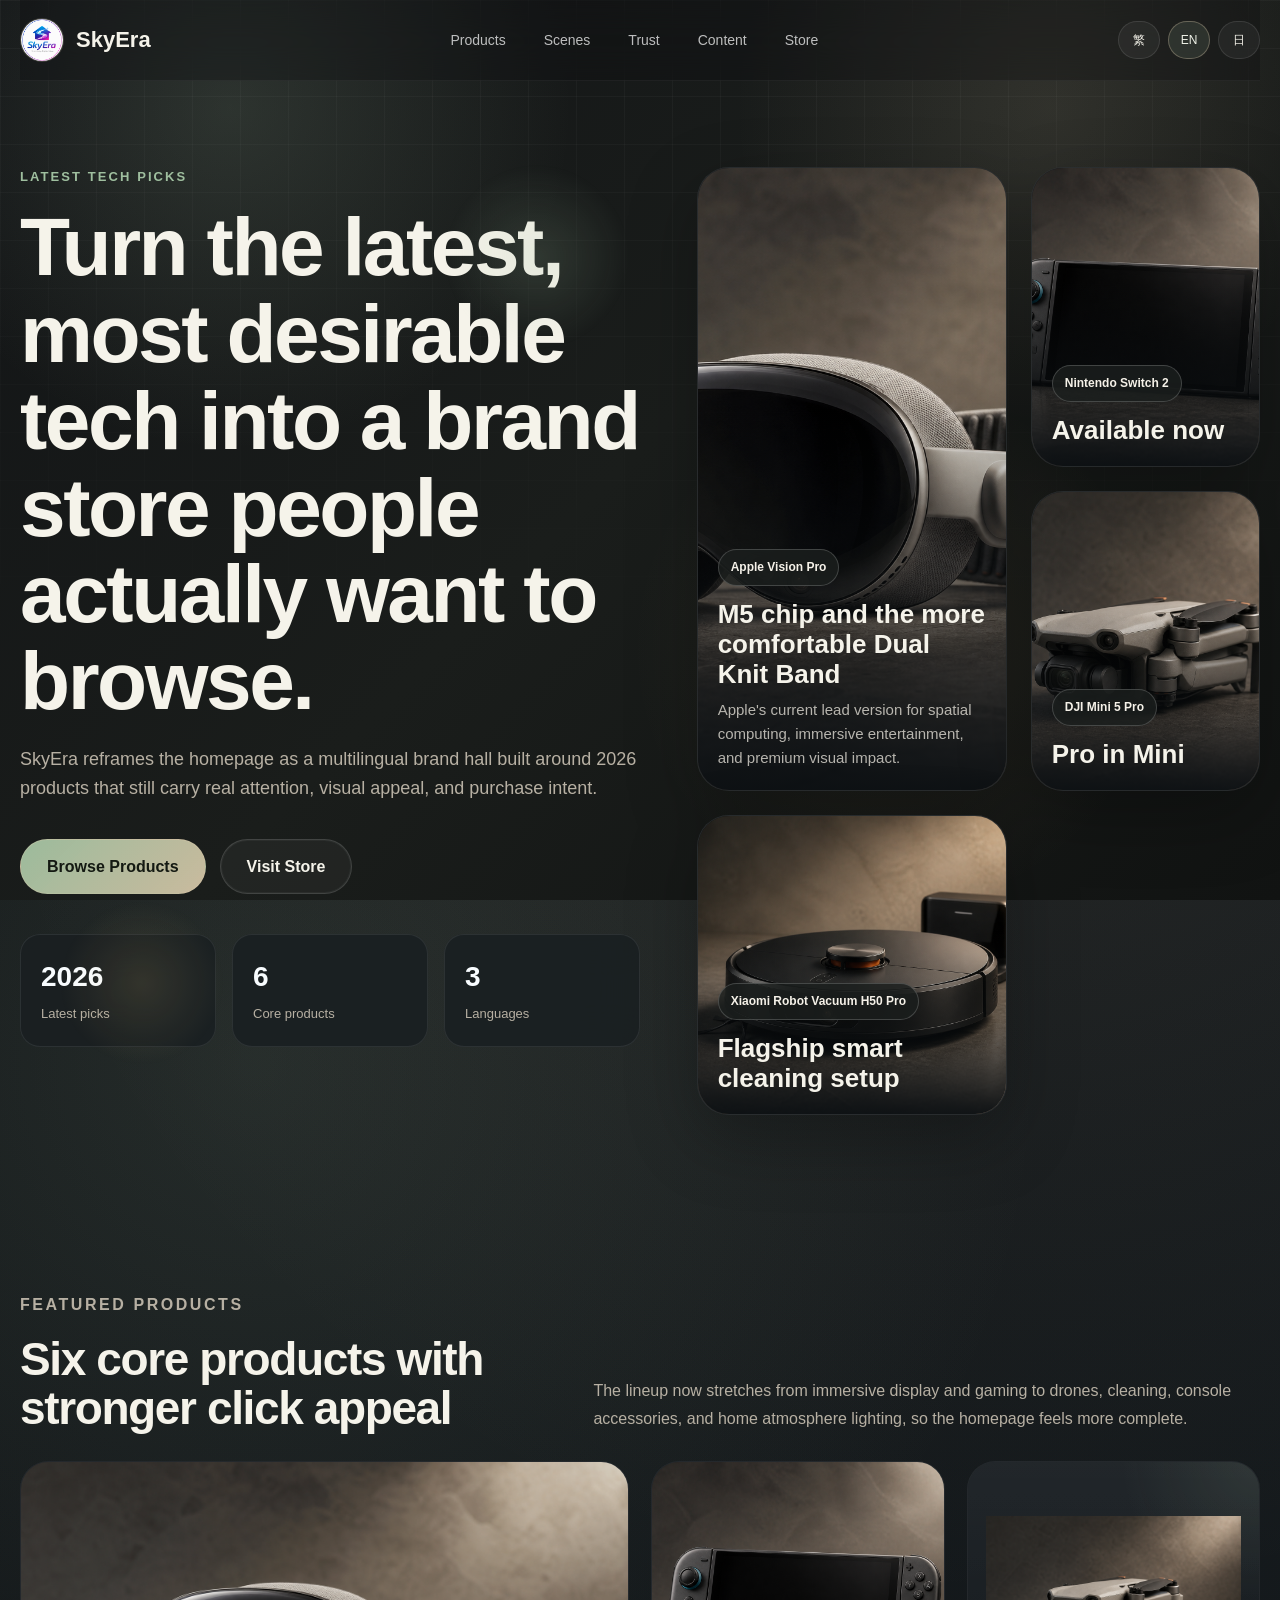
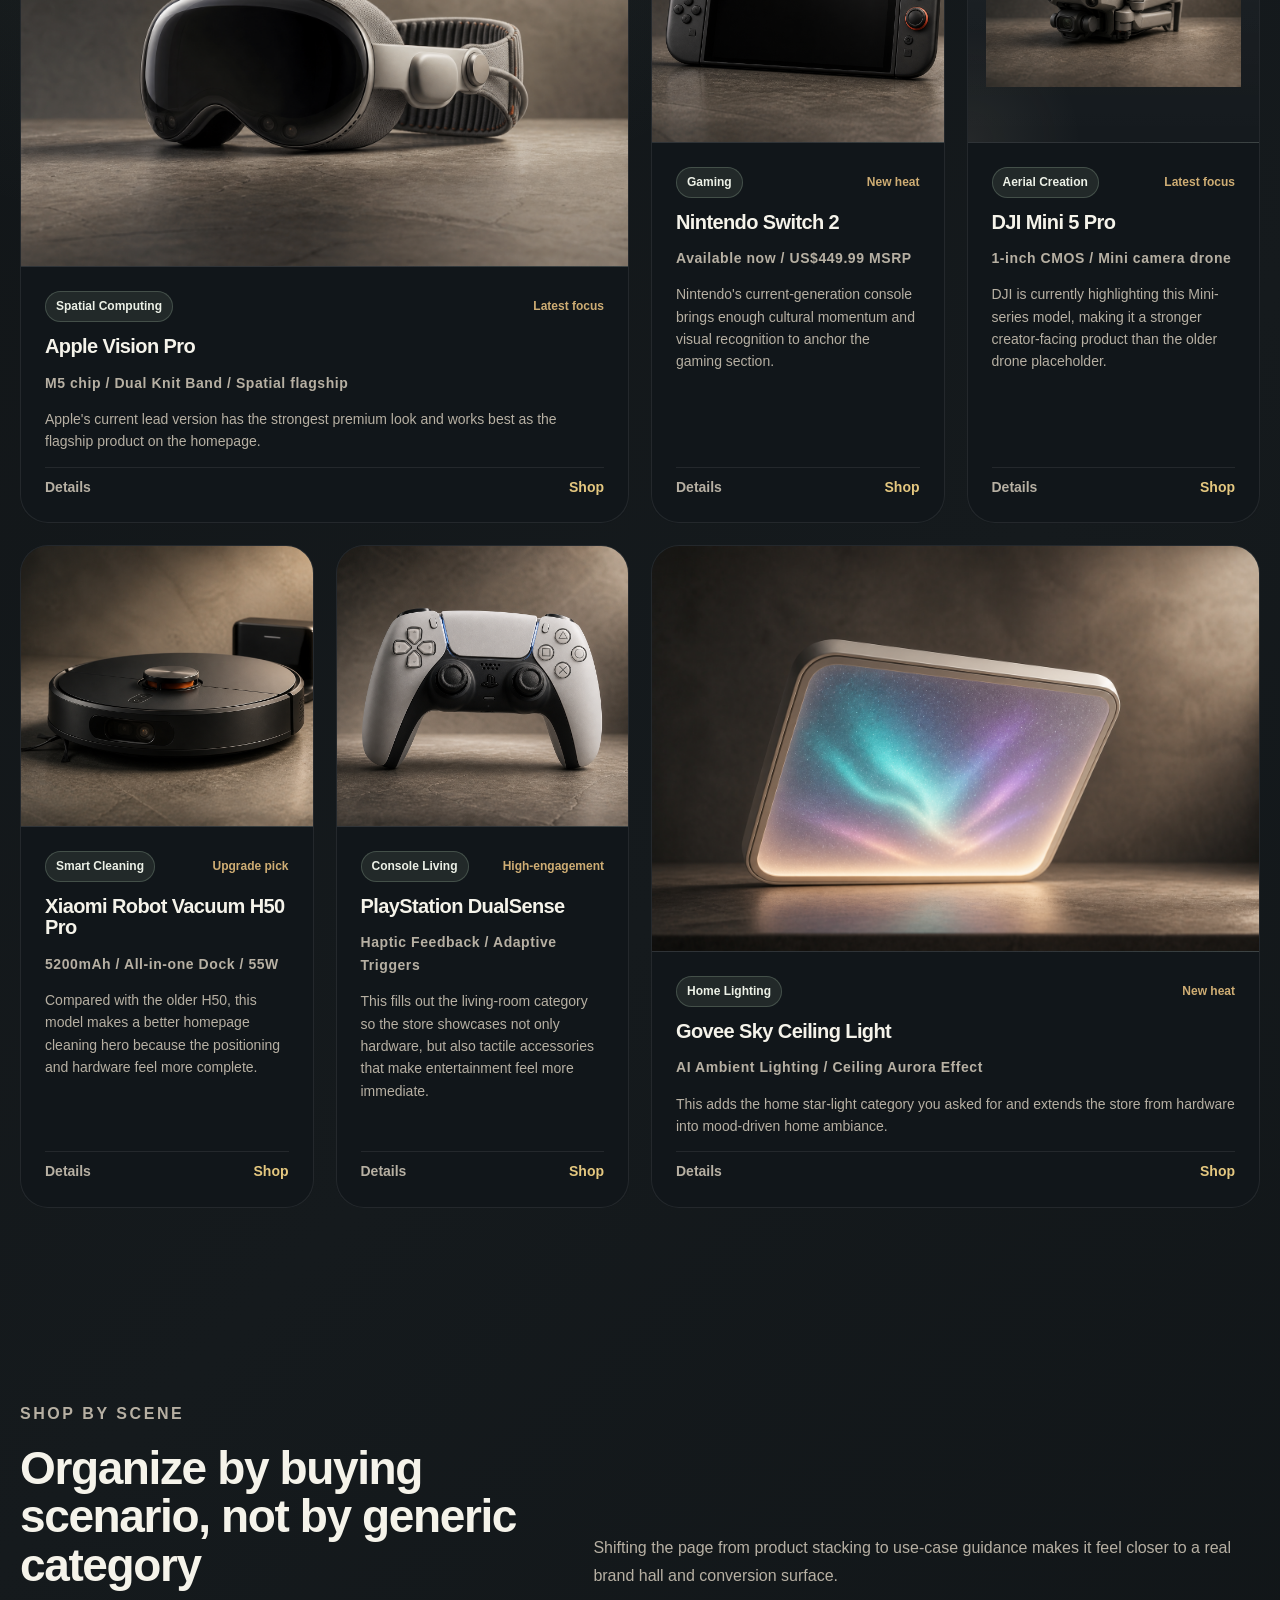
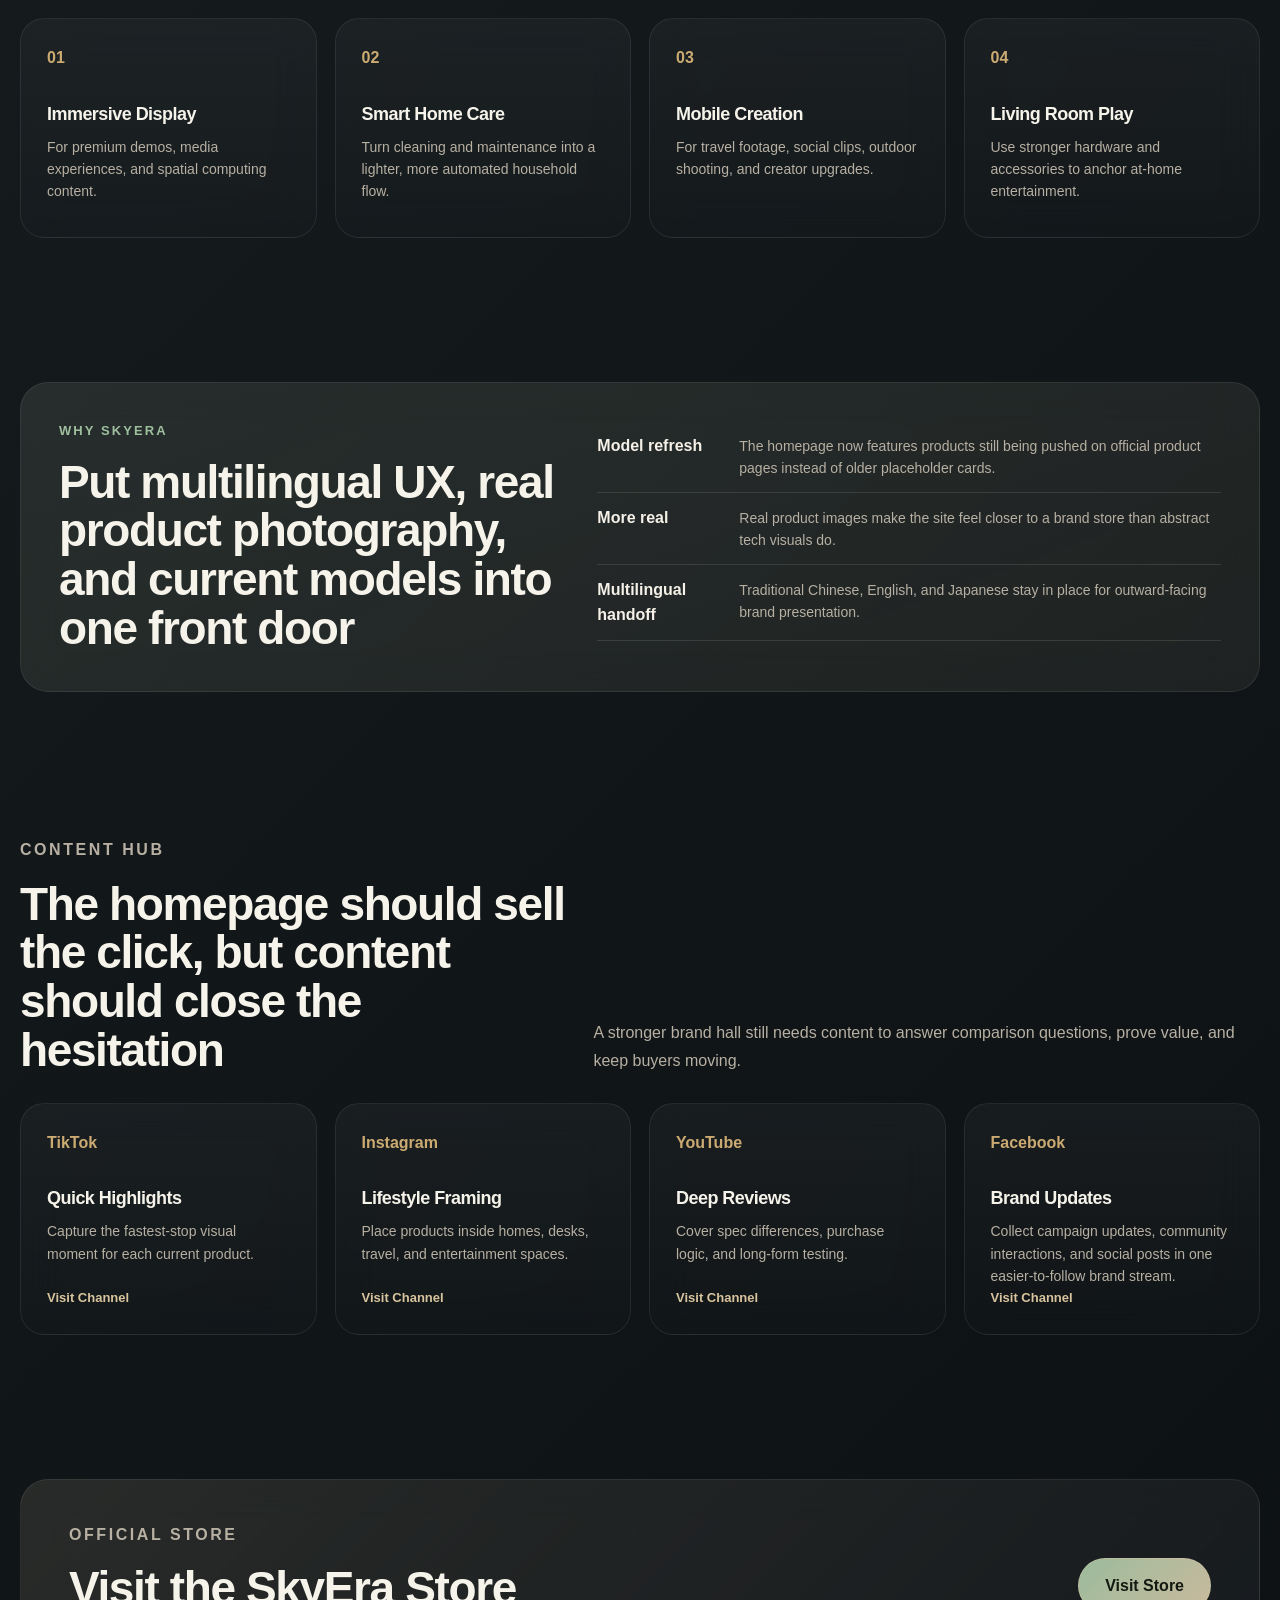
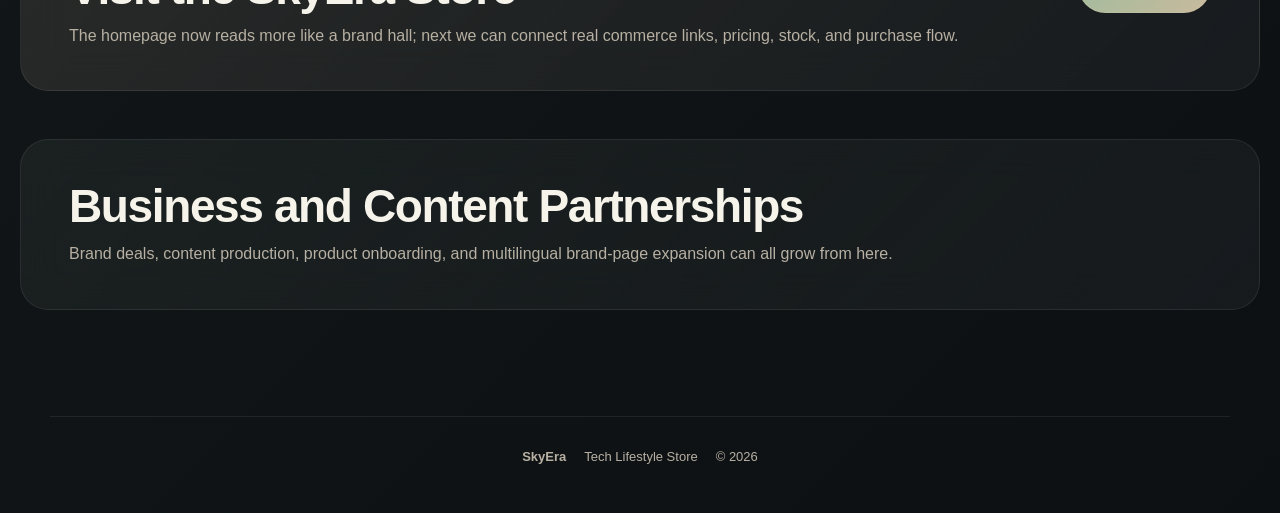
<file: index.html>
<!DOCTYPE html>
<html lang="zh-Hant">
<head>
  <meta charset="UTF-8" />
  <meta name="viewport" content="width=device-width, initial-scale=1" />
  <title>SkyEra | Tech Lifestyle Store</title>
  <meta name="description" content="SkyEra 精選當下話題度與購買意願都高的科技產品，從空間運算、遊戲、航拍到智慧清潔，打造更像品牌館的多語言科技選品官網。" />
  <link rel="canonical" href="https://skyerashop.com/" />
  <meta property="og:title" content="SkyEra | Tech Lifestyle Store" />
  <meta property="og:description" content="SkyEra 精選當下話題度與購買意願都高的科技產品，從空間運算、遊戲、航拍到智慧清潔，打造更像品牌館的多語言科技選品官網。" />
  <meta property="og:url" content="https://skyerashop.com/" />
  <meta property="og:type" content="website" />
  <link rel="stylesheet" href="assets/css/style.css" />
</head>
<body>
  <div class="bg-hero" aria-hidden="true"></div>

  <header class="site-header">
    <a class="logo" href="#home" aria-label="SkyEra">
      <img class="logo-icon" src="assets/images/logo/skyerashop-logo.png" alt="SkyEra logo" />
      <span class="logo-wordmark">SkyEra</span>
    </a>

    <button class="mobile-menu-btn" type="button" aria-label="Open navigation" aria-expanded="false">
      <span></span>
      <span></span>
      <span></span>
    </button>

    <nav aria-label="Primary navigation">
      <a href="#featured" data-i18n="nav_products">產品</a>
      <a href="#scenes" data-i18n="nav_scenes">場景</a>
      <a href="#trust" data-i18n="nav_trust">保障</a>
      <a href="#videos" data-i18n="nav_videos">內容</a>
      <a href="#store" data-i18n="nav_store">品牌館</a>
    </nav>

    <div class="lang-switch" aria-label="Language switcher">
      <button type="button" data-lang="tw" class="active">繁</button>
      <button type="button" data-lang="en">EN</button>
      <button type="button" data-lang="jp">日</button>
    </div>
  </header>

  <main>
    <section id="home" class="hero-section hero-section-rich">
      <div class="hero-copy">
        <p class="eyebrow" data-i18n="hero_eyebrow">Latest Tech Picks</p>
        <h1 data-i18n="hero_title">把最新、最想買的科技產品，整理成一個更好逛的品牌館。</h1>
        <p class="hero-subtitle" data-i18n="hero_subtitle">
          SkyEra 以多語言品牌館的方式整理 2026 年仍有話題、畫面感和購買意圖的科技產品，讓用戶從第一屏就看見真正想點進去的東西。
        </p>
        <div class="hero-actions">
          <a href="#featured" class="btn" data-i18n="hero_cta_primary">瀏覽主打產品</a>
          <a href="#store" class="btn btn-outline" data-i18n="hero_cta_secondary">進入品牌館</a>
        </div>
        <div class="hero-metrics" aria-label="SkyEra highlights">
          <div>
            <strong>2026</strong>
            <span data-i18n="metric_products">最新選品</span>
          </div>
          <div>
            <strong>6</strong>
            <span data-i18n="metric_channels">核心產品</span>
          </div>
          <div>
            <strong>3</strong>
            <span data-i18n="metric_browse">語言版本</span>
          </div>
        </div>
      </div>

      <div class="feature-stage" aria-label="Featured technology products">
        <article class="feature-panel feature-panel-large">
          <img src="assets/images/products/vision-pro-hero.png" alt="Apple Vision Pro image" />
          <div class="feature-panel-copy">
            <span class="feature-kicker">Apple Vision Pro</span>
            <strong data-i18n="hero_feature_1_title">M5 晶片與更舒適的 Dual Knit Band</strong>
            <p data-i18n="hero_feature_1_desc">Apple 現行主推版本，兼顧沉浸娛樂、空間運算與高端展示感。</p>
          </div>
        </article>

        <article class="feature-panel">
          <img src="assets/images/products/switch2-hero.png" alt="Nintendo Switch 2 image" />
          <div class="feature-panel-copy">
            <span class="feature-kicker">Nintendo Switch 2</span>
            <strong data-i18n="hero_feature_2_title">Available now</strong>
          </div>
        </article>

        <article class="feature-panel">
          <img src="assets/images/products/mini4pro-hero.png" alt="DJI Mini image" />
          <div class="feature-panel-copy">
            <span class="feature-kicker">DJI Mini 5 Pro</span>
            <strong data-i18n="hero_feature_3_title">Pro in Mini</strong>
          </div>
        </article>

        <article class="feature-panel">
          <img src="assets/images/products/h50-hero.png" alt="Xiaomi Robot Vacuum image" />
          <div class="feature-panel-copy">
            <span class="feature-kicker">Xiaomi Robot Vacuum H50 Pro</span>
            <strong data-i18n="hero_feature_4_title">全能型智慧清潔旗艦</strong>
          </div>
        </article>
      </div>
    </section>

    <section id="featured" class="section-block">
      <div class="section-heading">
        <div>
          <p class="eyebrow" data-i18n="featured_eyebrow">Featured Products</p>
          <h2 data-i18n="featured_title">現在最有點擊欲望的六個核心產品</h2>
        </div>
        <p data-i18n="featured_desc">核心產品數量再往上補，從沉浸顯示、遊戲、航拍、清潔一路延伸到居家氛圍燈光，首頁更像完整的品牌館選品牆。</p>
      </div>

      <div class="product-grid product-grid-tight">
        <article class="product-card product-card-wide">
          <div class="product-visual image-visual product-photo-wrap">
            <img src="assets/images/products/vision-pro-hero.png" alt="Apple Vision Pro image" />
          </div>
          <div class="product-content">
            <div class="product-meta-row">
              <span class="tag" data-i18n="tag_spatial">空間運算</span>
              <span class="product-status" data-i18n="status_latest">最新焦點</span>
            </div>
            <h3>Apple Vision Pro</h3>
            <p class="product-spec" data-i18n="visionpro_spec">M5 晶片 / Dual Knit Band / 空間運算旗艦</p>
            <p data-i18n="p_visionpro_desc">Apple 官網目前主打的新版本，畫面辨識度高，最適合放在品牌館首頁當旗艦產品。</p>
            <div class="product-actions">
              <a href="https://www.apple.com/apple-vision-pro/" class="text-link" target="_blank" rel="noreferrer" data-i18n="product_detail">查看詳情</a>
              <a href="#store" class="buy-link" data-i18n="product_buy">去選購</a>
            </div>
          </div>
        </article>

        <article class="product-card">
          <div class="product-visual image-visual product-photo-wrap">
            <img src="assets/images/products/switch2-hero.png" alt="Nintendo Switch 2 image" />
          </div>
          <div class="product-content">
            <div class="product-meta-row">
              <span class="tag" data-i18n="tag_gaming">遊戲娛樂</span>
              <span class="product-status" data-i18n="status_new">新品熱度</span>
            </div>
            <h3>Nintendo Switch 2</h3>
            <p class="product-spec" data-i18n="switch2_spec">Available now / US$449.99 MSRP</p>
            <p data-i18n="p_switch2_desc">Nintendo 官網目前主推的新一代主機，話題度與視覺辨識度都足夠撐起遊戲品類區。</p>
            <div class="product-actions">
              <a href="https://www.nintendo.com/us/gaming-systems/switch-2/" class="text-link" target="_blank" rel="noreferrer" data-i18n="product_detail">查看詳情</a>
              <a href="#store" class="buy-link" data-i18n="product_buy">去選購</a>
            </div>
          </div>
        </article>

        <article class="product-card">
          <div class="product-visual image-visual product-photo-wrap product-photo-pad">
            <img src="assets/images/products/mini4pro-hero.png" alt="DJI Mini image" />
          </div>
          <div class="product-content">
            <div class="product-meta-row">
              <span class="tag" data-i18n="tag_drone">航拍創作</span>
              <span class="product-status" data-i18n="status_latest">最新焦點</span>
            </div>
            <h3>DJI Mini 5 Pro</h3>
            <p class="product-spec" data-i18n="mini5_spec">1-inch CMOS / Mini camera drone</p>
            <p data-i18n="p_mini5_desc">DJI 目前在相機無人機頁面主打的新款 Mini 系列，更像真正能帶動點擊的創作型商品。</p>
            <div class="product-actions">
              <a href="https://www.dji.com/mini-5-pro" class="text-link" target="_blank" rel="noreferrer" data-i18n="product_detail">查看詳情</a>
              <a href="#store" class="buy-link" data-i18n="product_buy">去選購</a>
            </div>
          </div>
        </article>

        <article class="product-card">
          <div class="product-visual image-visual product-photo-wrap">
            <img src="assets/images/products/h50-hero.png" alt="Xiaomi Robot Vacuum image" />
          </div>
          <div class="product-content">
            <div class="product-meta-row">
              <span class="tag" data-i18n="tag_cleaning">智能清潔</span>
              <span class="product-status" data-i18n="status_upgrade">升級推薦</span>
            </div>
            <h3>Xiaomi Robot Vacuum H50 Pro</h3>
            <p class="product-spec" data-i18n="h50pro_spec">5200mAh / All-in-one Dock / 55W</p>
            <p data-i18n="p_h50pro_desc">相較舊版 H50，更適合拿來當首頁主力清潔產品，型號更新、產品力也更完整。</p>
            <div class="product-actions">
              <a href="https://www.mi.com/global/product/xiaomi-robot-vacuum-h50-pro/" class="text-link" target="_blank" rel="noreferrer" data-i18n="product_detail">查看詳情</a>
              <a href="#store" class="buy-link" data-i18n="product_buy">去選購</a>
            </div>
          </div>
        </article>

        <article class="product-card">
          <div class="product-visual image-visual product-photo-wrap">
            <img src="assets/images/products/ps5-controller-hero.png" alt="PlayStation DualSense controller image" />
          </div>
          <div class="product-content">
            <div class="product-meta-row">
              <span class="tag" data-i18n="tag_console">客廳主機</span>
              <span class="product-status" data-i18n="status_hot">高互動產品</span>
            </div>
            <h3>PlayStation DualSense</h3>
            <p class="product-spec" data-i18n="dualsense_spec">Haptic Feedback / Adaptive Triggers</p>
            <p data-i18n="p_dualsense_desc">把客廳娛樂補完整，讓品牌館不只有主機，還有真正能提升體驗的高感知配件。</p>
            <div class="product-actions">
              <a href="products/ps5-controller.html" class="text-link" data-i18n="product_detail">查看詳情</a>
              <a href="#store" class="buy-link" data-i18n="product_buy">去選購</a>
            </div>
          </div>
        </article>

        <article class="product-card product-card-wide">
          <div class="product-visual image-visual product-photo-wrap">
            <img src="assets/images/products/sky-ceiling-light-hero.png" alt="Sky ceiling light image" />
          </div>
          <div class="product-content">
            <div class="product-meta-row">
              <span class="tag" data-i18n="tag_lighting">居家燈光</span>
              <span class="product-status" data-i18n="status_new">新品熱度</span>
            </div>
            <h3>Govee Sky Ceiling Light</h3>
            <p class="product-spec" data-i18n="sky_light_spec">AI Ambient Lighting / Ceiling Aurora Effect</p>
            <p data-i18n="p_sky_light_desc">補上你要的居家星空燈，把科技選品從硬體延伸到氛圍型家居場景，首頁也會更有生活想像。</p>
            <div class="product-actions">
              <a href="https://www.androidcentral.com/accessories/smart-home/at-ces-2026-govee-rethinks-what-smart-lighting-should-actually-do" class="text-link" target="_blank" rel="noreferrer" data-i18n="product_detail">查看詳情</a>
              <a href="#store" class="buy-link" data-i18n="product_buy">去選購</a>
            </div>
          </div>
        </article>
      </div>
    </section>

    <section id="scenes" class="section-block">
      <div class="section-heading">
        <div>
          <p class="eyebrow" data-i18n="scenes_eyebrow">Shop By Scene</p>
          <h2 data-i18n="scenes_title">不是分品類，而是分客戶會想買的生活場景</h2>
        </div>
        <p data-i18n="scenes_desc">把選品從「科技品堆疊」改成「使用情境導覽」，會更接近品牌館和轉化頁的思路。</p>
      </div>
      <div class="scene-grid">
        <article class="scene-card">
          <span>01</span>
          <h3 data-i18n="scene_immersive_title">沉浸顯示</h3>
          <p data-i18n="scene_immersive_desc">適合高端展示、影音體驗與空間運算內容。</p>
        </article>
        <article class="scene-card">
          <span>02</span>
          <h3 data-i18n="scene_clean_title">智慧居家</h3>
          <p data-i18n="scene_clean_desc">讓清潔、維護和日常管理變成更輕的家務流程。</p>
        </article>
        <article class="scene-card">
          <span>03</span>
          <h3 data-i18n="scene_mobile_title">移動創作</h3>
          <p data-i18n="scene_mobile_desc">適合旅拍、社群短片、戶外拍攝與創作者工具升級。</p>
        </article>
        <article class="scene-card">
          <span>04</span>
          <h3 data-i18n="scene_game_title">客廳娛樂</h3>
          <p data-i18n="scene_game_desc">用更強的主機與配件撐起家用娛樂場景。</p>
        </article>
      </div>
    </section>

    <section id="trust" class="trust-band">
      <div>
        <p class="eyebrow" data-i18n="trust_eyebrow">Why SkyEra</p>
        <h2 data-i18n="trust_title">把多語言、真實產品圖和最新型號放到同一個入口</h2>
      </div>
      <div class="trust-list">
        <div>
          <strong data-i18n="trust_item_1_title">型號更新</strong>
          <span data-i18n="trust_item_1_desc">首頁改用目前仍在官方頁面主推的產品，不再只是舊占位卡片。</span>
        </div>
        <div>
          <strong data-i18n="trust_item_2_title">畫面更真</strong>
          <span data-i18n="trust_item_2_desc">產品區改成真實官方產品圖，整體質感比抽象視覺更像品牌館。</span>
        </div>
        <div>
          <strong data-i18n="trust_item_3_title">多語承接</strong>
          <span data-i18n="trust_item_3_desc">保留繁中、英文、日文切換，讓首頁更接近對外展示用站點。</span>
        </div>
      </div>
    </section>

    <section id="videos" class="section-block">
      <div class="section-heading">
        <div>
          <p class="eyebrow" data-i18n="videos_eyebrow">Content Hub</p>
          <h2 data-i18n="videos_title">首頁之外，內容區也要支撐購買決策</h2>
        </div>
        <p data-i18n="videos_desc">品牌館不只需要產品，還需要內容接住用戶的猶豫點，把開箱、比較和場景展示接上去。</p>
      </div>
      <div class="content-grid">
        <a class="content-card content-link-card" href="https://www.tiktok.com/@shopskyera" target="_blank" rel="noreferrer" aria-label="ShopSkyEra on TikTok">
          <span>TikTok</span>
          <h3 data-i18n="videos_tiktok_title">快速亮點</h3>
          <p data-i18n="videos_tiktok_desc">抓住最新產品最能讓人停留的 10 秒畫面。</p>
          <strong class="content-link-label" data-i18n="videos_link_cta">前往頻道</strong>
        </a>
        <a class="content-card content-link-card" href="https://www.instagram.com/shopskyera/" target="_blank" rel="noreferrer" aria-label="ShopSkyEra on Instagram">
          <span>Instagram</span>
          <h3 data-i18n="videos_ig_title">生活方式呈現</h3>
          <p data-i18n="videos_ig_desc">把產品放進家、桌面、旅程和娛樂空間裡。</p>
          <strong class="content-link-label" data-i18n="videos_link_cta">前往頻道</strong>
        </a>
        <a class="content-card content-link-card" href="https://www.youtube.com/@shopskyera" target="_blank" rel="noreferrer" aria-label="ShopSkyEra on YouTube">
          <span>YouTube</span>
          <h3 data-i18n="videos_yt_title">深度評測</h3>
          <p data-i18n="videos_yt_desc">補足規格差異、購買理由與長時間體驗。</p>
          <strong class="content-link-label" data-i18n="videos_link_cta">前往頻道</strong>
        </a>
        <a class="content-card content-link-card" href="https://web.facebook.com/ShopSkyEra" target="_blank" rel="noreferrer" aria-label="ShopSkyEra on Facebook">
          <span>Facebook</span>
          <h3 data-i18n="videos_fb_title">品牌動態</h3>
          <p data-i18n="videos_fb_desc">承接活動更新、社群互動與貼文整理，讓品牌內容更完整地被看見。</p>
          <strong class="content-link-label" data-i18n="videos_link_cta">前往頻道</strong>
        </a>
      </div>
    </section>

    <section id="store" class="store-cta">
      <div>
        <p class="eyebrow" data-i18n="store_eyebrow">Official Store</p>
        <h2 data-i18n="store_title">前往 SkyEra 品牌館</h2>
        <p data-i18n="store_desc">首頁已改成更像品牌館的展示方式，下一步可以把真實商城連結、價格、庫存與購買入口接進來。</p>
      </div>
      <a href="store/index.html" class="btn" data-i18n="store_cta">立即前往</a>
    </section>

    <section id="contact" class="contact-strip">
      <h2 data-i18n="contact_title">商務與內容合作</h2>
      <p data-i18n="contact_desc">品牌合作、內容拍攝、產品上架與多語言品牌頁整合，都可以由 SkyEra 持續擴充。</p>
    </section>
  </main>

  <footer>
    <strong>SkyEra</strong>
    <span>Tech Lifestyle Store</span>
    <span>© 2026</span>
  </footer>

  <script src="assets/js/i18n.js"></script>
  <script src="assets/js/main.js"></script>
</body>
</html>
</file>
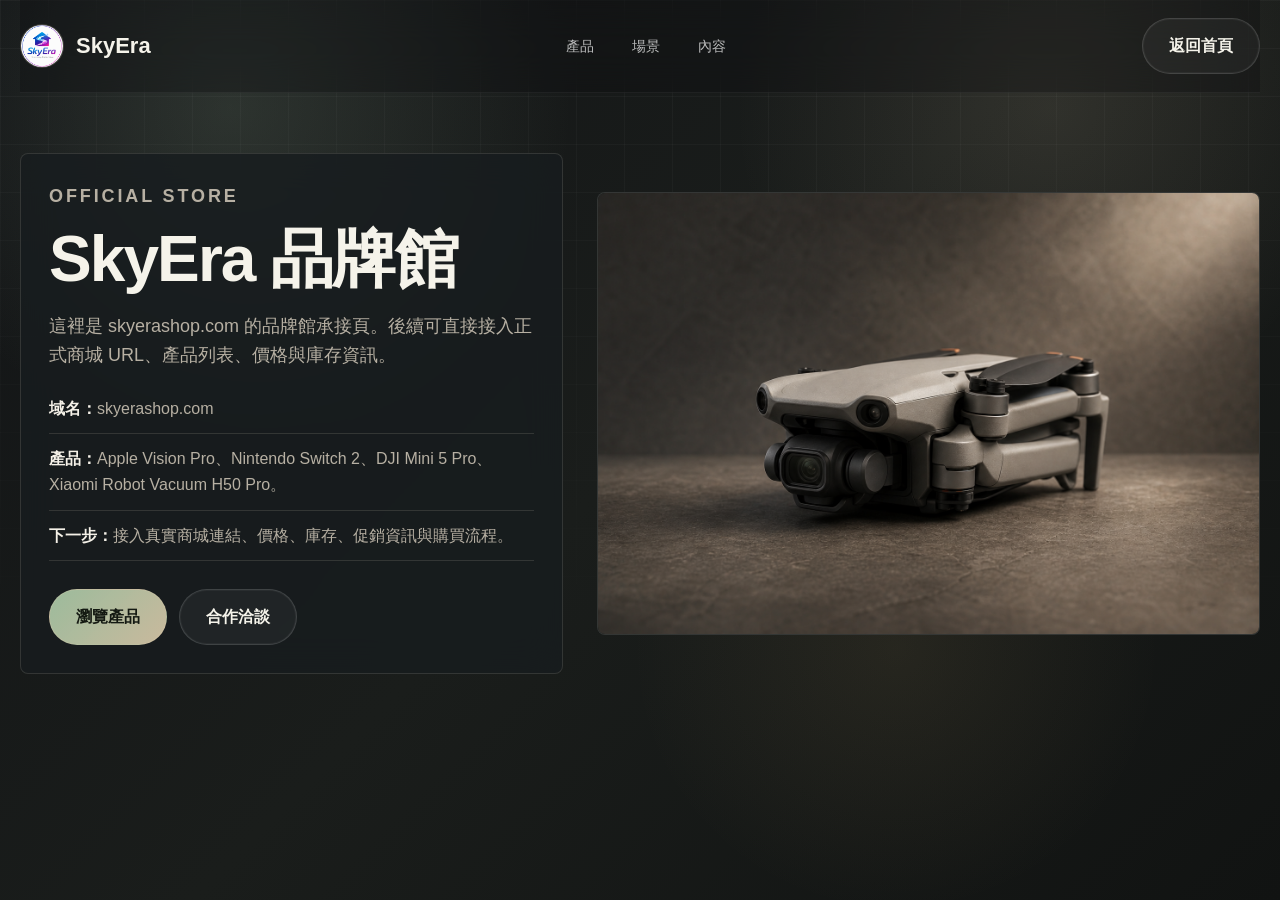
<file: store/index.html>
<!DOCTYPE html>
<html lang="zh-Hant">
<head>
  <meta charset="UTF-8" />
  <meta name="viewport" content="width=device-width, initial-scale=1" />
  <title>SkyEra 品牌館 | skyerashop.com</title>
  <meta name="description" content="SkyEra 品牌館承接頁，對接 skyerashop.com 的正式商城入口、產品列表與購買資訊。" />
  <link rel="canonical" href="https://skyerashop.com/store/" />
  <link rel="stylesheet" href="../assets/css/style.css" />
</head>
<body>
  <div class="bg-hero" aria-hidden="true"></div>
  <header class="site-header">
    <a class="logo" href="../index.html#home" aria-label="SkyEra"><img class="logo-icon" src="../assets/images/logo/skyerashop-logo.png" alt="SkyEra logo" /><span class="logo-wordmark">SkyEra</span></a>
    <nav><a href="../index.html#featured">產品</a><a href="../index.html#scenes">場景</a><a href="../index.html#videos">內容</a></nav>
    <div class="lang-switch"><a class="btn btn-outline" href="../index.html">返回首頁</a></div>
  </header>
  <main class="detail-main">
    <section class="detail-hero">
      <div class="detail-panel">
        <p class="eyebrow">Official Store</p>
        <h1>SkyEra 品牌館</h1>
        <p>這裡是 skyerashop.com 的品牌館承接頁。後續可直接接入正式商城 URL、產品列表、價格與庫存資訊。</p>
        <ul class="detail-list">
          <li><strong>域名：</strong>skyerashop.com</li>
          <li><strong>產品：</strong>Apple Vision Pro、Nintendo Switch 2、DJI Mini 5 Pro、Xiaomi Robot Vacuum H50 Pro。</li>
          <li><strong>下一步：</strong>接入真實商城連結、價格、庫存、促銷資訊與購買流程。</li>
        </ul>
        <div class="detail-actions"><a class="btn" href="../index.html#featured">瀏覽產品</a><a class="btn btn-outline" href="../index.html#contact">合作洽談</a></div>
      </div>
      <div class="detail-visual product-visual image-visual"><img src="../assets/images/products/mini4pro-hero.png" alt="SkyEra brand store product visual" /></div>
    </section>
  </main>
</body>
</html>
</file>
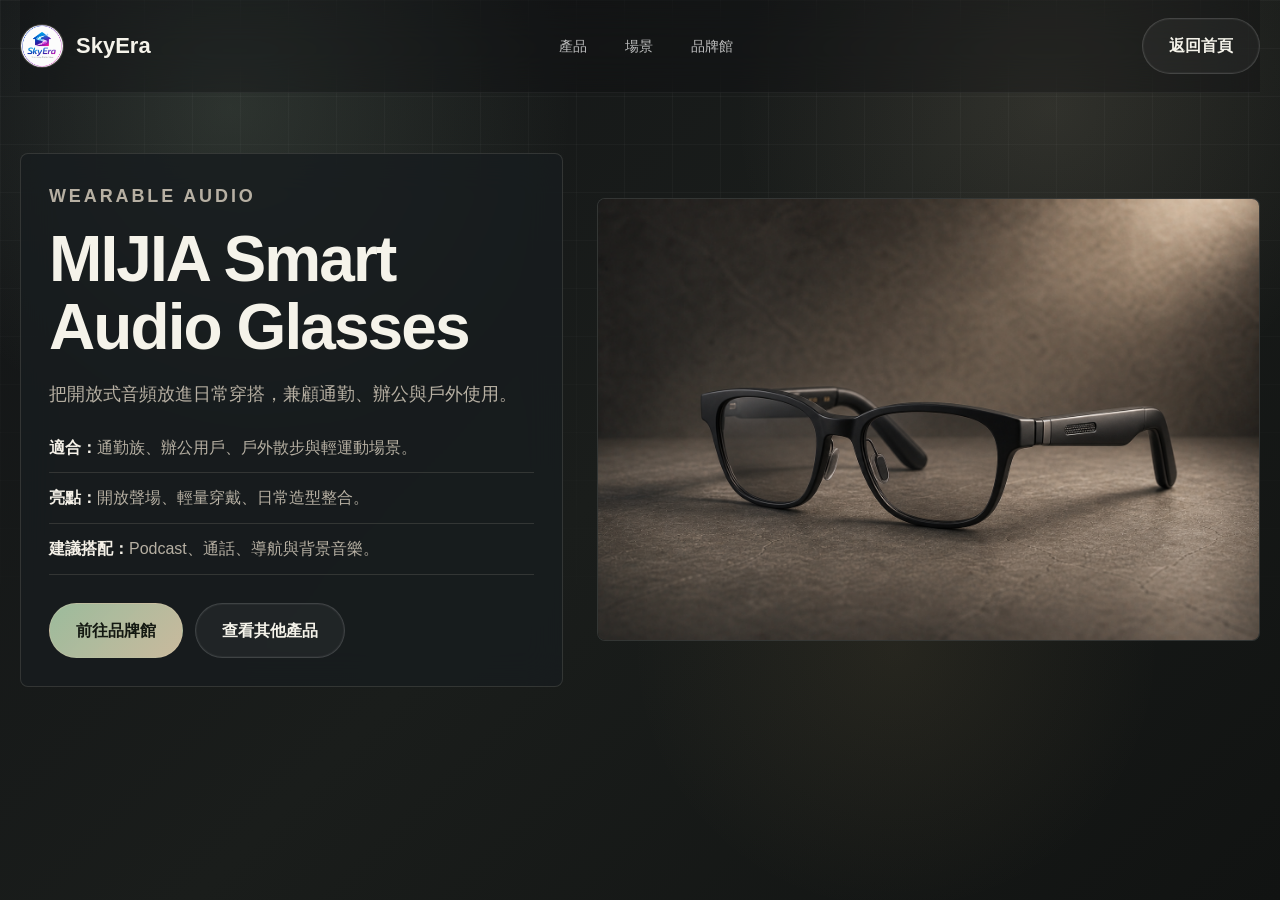
<file: products/audio-glasses.html>
<!DOCTYPE html>
<html lang="zh-Hant">
<head>
  <meta charset="UTF-8" />
  <meta name="viewport" content="width=device-width, initial-scale=1" />
  <title>MIJIA Smart Audio Glasses | SkyEra</title>
  <link rel="stylesheet" href="../assets/css/style.css" />
</head>
<body>
  <div class="bg-hero" aria-hidden="true"></div>
  <header class="site-header">
    <a class="logo" href="../index.html#home" aria-label="SkyEra"><img class="logo-icon" src="../assets/images/logo/skyerashop-logo.png" alt="SkyEra logo" /><span class="logo-wordmark">SkyEra</span></a>
    <nav><a href="../index.html#featured">產品</a><a href="../index.html#scenes">場景</a><a href="../index.html#store">品牌館</a></nav>
    <div class="lang-switch"><a class="btn btn-outline" href="../index.html">返回首頁</a></div>
  </header>
  <main class="detail-main">
    <section class="detail-hero">
      <div class="detail-panel">
        <p class="eyebrow">Wearable Audio</p>
        <h1>MIJIA Smart Audio Glasses</h1>
        <p>把開放式音頻放進日常穿搭，兼顧通勤、辦公與戶外使用。</p>
        <ul class="detail-list">
          <li><strong>適合：</strong>通勤族、辦公用戶、戶外散步與輕運動場景。</li>
          <li><strong>亮點：</strong>開放聲場、輕量穿戴、日常造型整合。</li>
          <li><strong>建議搭配：</strong>Podcast、通話、導航與背景音樂。</li>
        </ul>
        <div class="detail-actions"><a class="btn" href="../store/index.html">前往品牌館</a><a class="btn btn-outline" href="../index.html#featured">查看其他產品</a></div>
      </div>
      <div class="detail-visual product-visual image-visual"><img src="../assets/images/products/audio-glasses-hero.png" alt="MIJIA Smart Audio Glasses product visual" /></div>
    </section>
  </main>
</body>
</html>
</file>
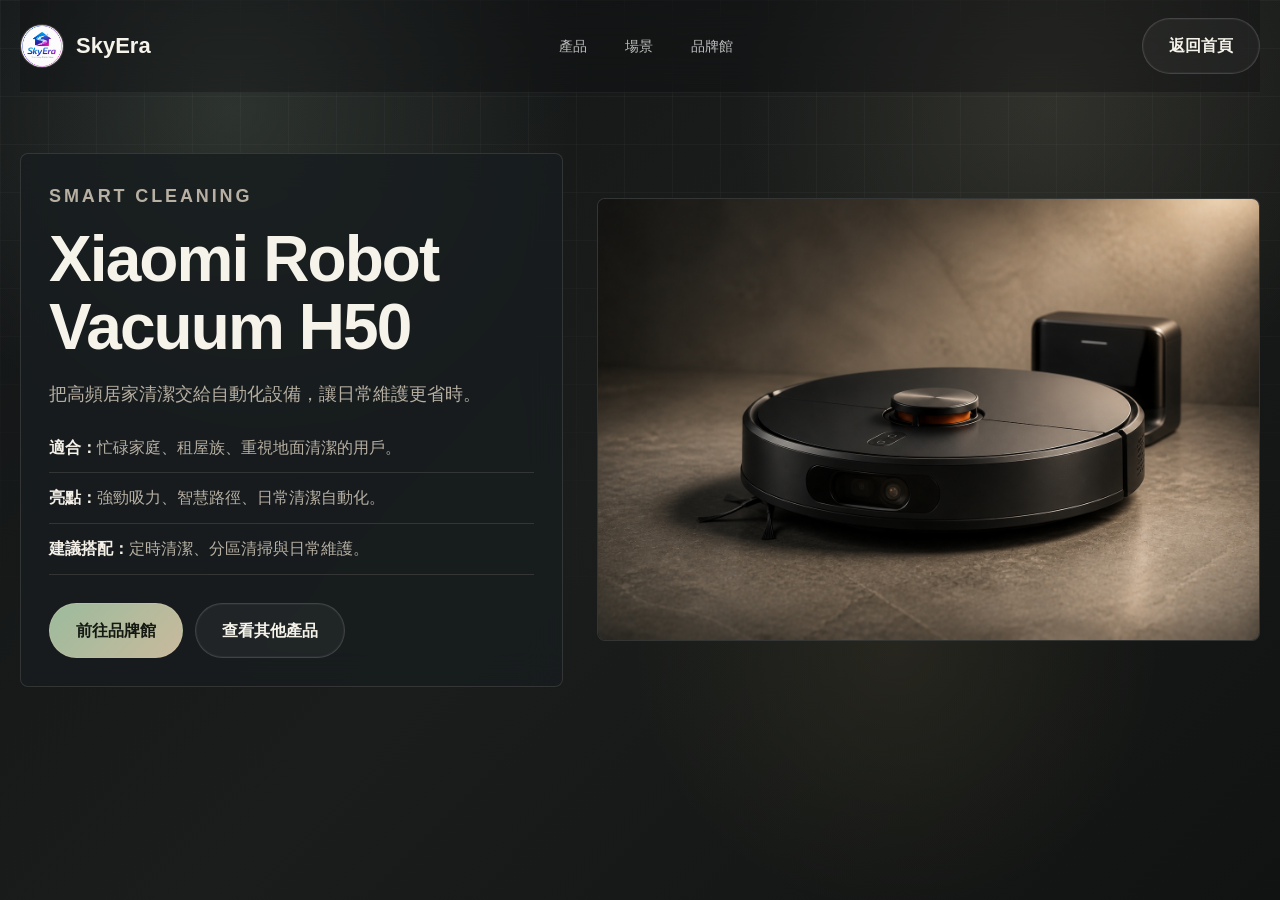
<file: products/h50.html>
<!DOCTYPE html>
<html lang="zh-Hant">
<head>
  <meta charset="UTF-8" />
  <meta name="viewport" content="width=device-width, initial-scale=1" />
  <title>Xiaomi Robot Vacuum H50 | SkyEra</title>
  <link rel="stylesheet" href="../assets/css/style.css" />
</head>
<body>
  <div class="bg-hero" aria-hidden="true"></div>
  <header class="site-header">
    <a class="logo" href="../index.html#home" aria-label="SkyEra"><img class="logo-icon" src="../assets/images/logo/skyerashop-logo.png" alt="SkyEra logo" /><span class="logo-wordmark">SkyEra</span></a>
    <nav><a href="../index.html#featured">產品</a><a href="../index.html#scenes">場景</a><a href="../index.html#store">品牌館</a></nav>
    <div class="lang-switch"><a class="btn btn-outline" href="../index.html">返回首頁</a></div>
  </header>
  <main class="detail-main">
    <section class="detail-hero">
      <div class="detail-panel">
        <p class="eyebrow">Smart Cleaning</p>
        <h1>Xiaomi Robot Vacuum H50</h1>
        <p>把高頻居家清潔交給自動化設備，讓日常維護更省時。</p>
        <ul class="detail-list">
          <li><strong>適合：</strong>忙碌家庭、租屋族、重視地面清潔的用戶。</li>
          <li><strong>亮點：</strong>強勁吸力、智慧路徑、日常清潔自動化。</li>
          <li><strong>建議搭配：</strong>定時清潔、分區清掃與日常維護。</li>
        </ul>
        <div class="detail-actions"><a class="btn" href="../store/index.html">前往品牌館</a><a class="btn btn-outline" href="../index.html#featured">查看其他產品</a></div>
      </div>
      <div class="detail-visual product-visual image-visual"><img src="../assets/images/products/h50-hero.png" alt="Xiaomi Robot Vacuum H50 product visual" /></div>
    </section>
  </main>
</body>
</html>
</file>
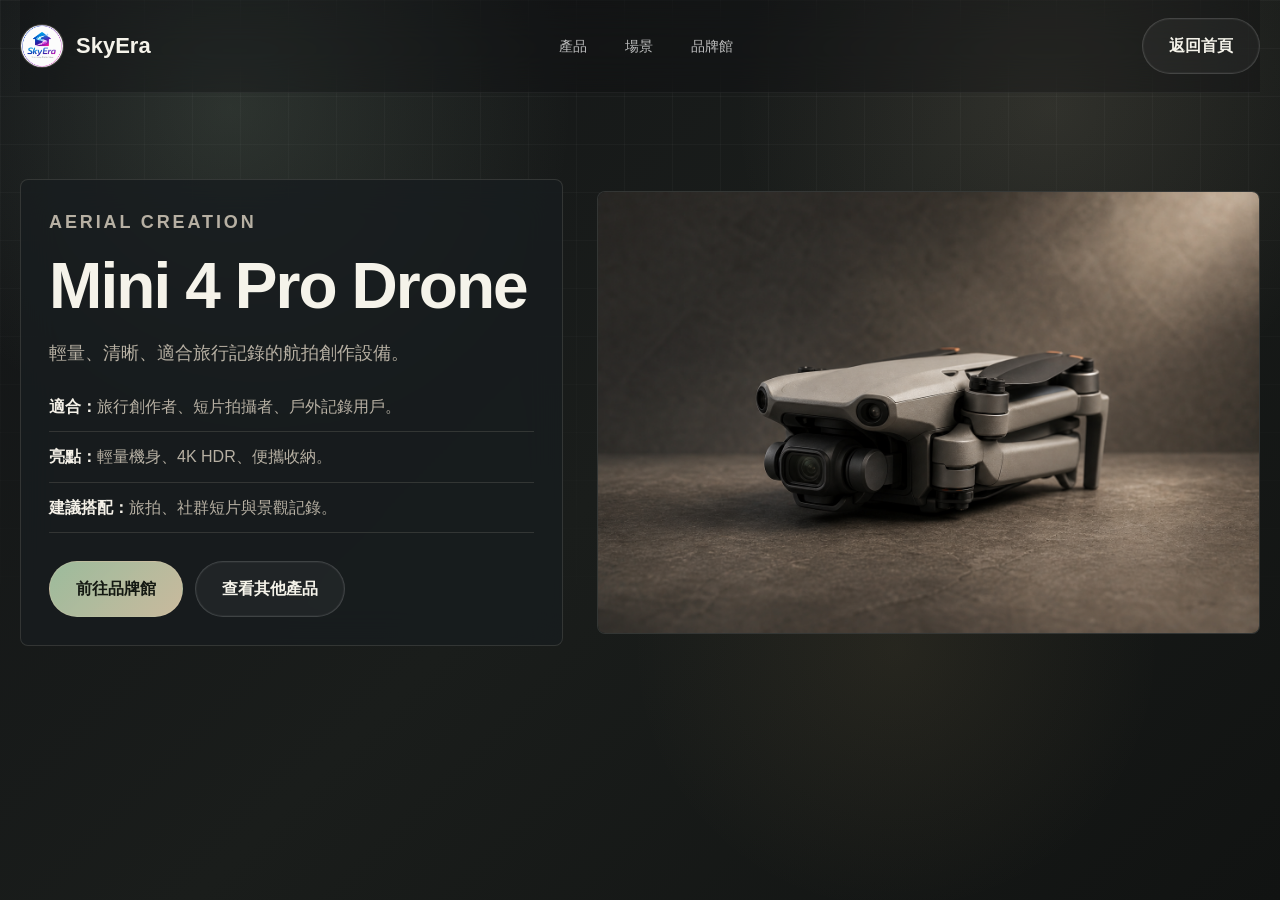
<file: products/mini4pro.html>
<!DOCTYPE html>
<html lang="zh-Hant">
<head>
  <meta charset="UTF-8" />
  <meta name="viewport" content="width=device-width, initial-scale=1" />
  <title>Mini 4 Pro Drone | SkyEra</title>
  <link rel="stylesheet" href="../assets/css/style.css" />
</head>
<body>
  <div class="bg-hero" aria-hidden="true"></div>
  <header class="site-header">
    <a class="logo" href="../index.html#home" aria-label="SkyEra"><img class="logo-icon" src="../assets/images/logo/skyerashop-logo.png" alt="SkyEra logo" /><span class="logo-wordmark">SkyEra</span></a>
    <nav><a href="../index.html#featured">產品</a><a href="../index.html#scenes">場景</a><a href="../index.html#store">品牌館</a></nav>
    <div class="lang-switch"><a class="btn btn-outline" href="../index.html">返回首頁</a></div>
  </header>
  <main class="detail-main">
    <section class="detail-hero">
      <div class="detail-panel">
        <p class="eyebrow">Aerial Creation</p>
        <h1>Mini 4 Pro Drone</h1>
        <p>輕量、清晰、適合旅行記錄的航拍創作設備。</p>
        <ul class="detail-list">
          <li><strong>適合：</strong>旅行創作者、短片拍攝者、戶外記錄用戶。</li>
          <li><strong>亮點：</strong>輕量機身、4K HDR、便攜收納。</li>
          <li><strong>建議搭配：</strong>旅拍、社群短片與景觀記錄。</li>
        </ul>
        <div class="detail-actions"><a class="btn" href="../store/index.html">前往品牌館</a><a class="btn btn-outline" href="../index.html#featured">查看其他產品</a></div>
      </div>
      <div class="detail-visual product-visual image-visual"><img src="../assets/images/products/mini4pro-hero.png" alt="Mini 4 Pro Drone product visual" /></div>
    </section>
  </main>
</body>
</html>
</file>
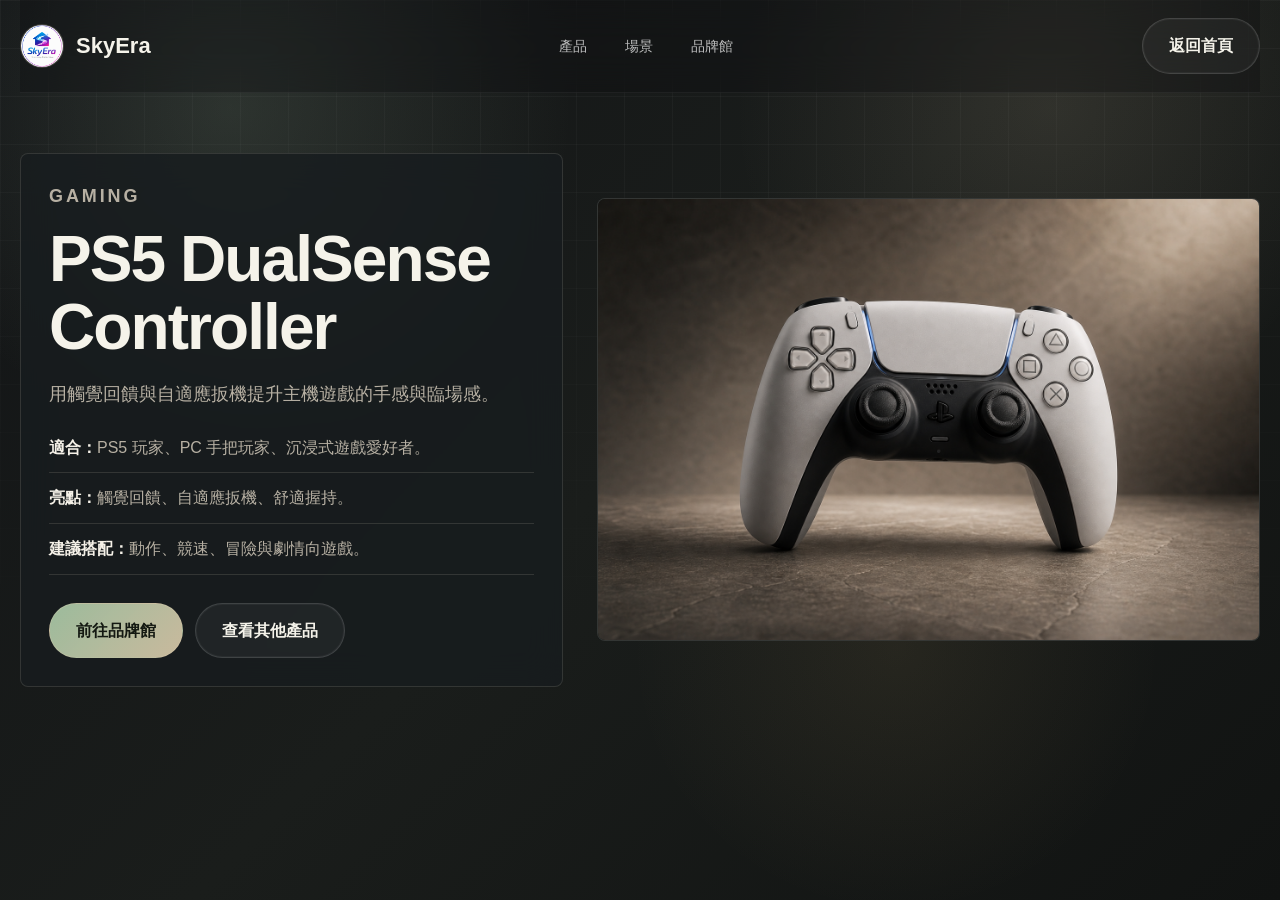
<file: products/ps5-controller.html>
<!DOCTYPE html>
<html lang="zh-Hant">
<head>
  <meta charset="UTF-8" />
  <meta name="viewport" content="width=device-width, initial-scale=1" />
  <title>PS5 DualSense Controller | SkyEra</title>
  <link rel="stylesheet" href="../assets/css/style.css" />
</head>
<body>
  <div class="bg-hero" aria-hidden="true"></div>
  <header class="site-header">
    <a class="logo" href="../index.html#home" aria-label="SkyEra"><img class="logo-icon" src="../assets/images/logo/skyerashop-logo.png" alt="SkyEra logo" /><span class="logo-wordmark">SkyEra</span></a>
    <nav><a href="../index.html#featured">產品</a><a href="../index.html#scenes">場景</a><a href="../index.html#store">品牌館</a></nav>
    <div class="lang-switch"><a class="btn btn-outline" href="../index.html">返回首頁</a></div>
  </header>
  <main class="detail-main">
    <section class="detail-hero">
      <div class="detail-panel">
        <p class="eyebrow">Gaming</p>
        <h1>PS5 DualSense Controller</h1>
        <p>用觸覺回饋與自適應扳機提升主機遊戲的手感與臨場感。</p>
        <ul class="detail-list">
          <li><strong>適合：</strong>PS5 玩家、PC 手把玩家、沉浸式遊戲愛好者。</li>
          <li><strong>亮點：</strong>觸覺回饋、自適應扳機、舒適握持。</li>
          <li><strong>建議搭配：</strong>動作、競速、冒險與劇情向遊戲。</li>
        </ul>
        <div class="detail-actions"><a class="btn" href="../store/index.html">前往品牌館</a><a class="btn btn-outline" href="../index.html#featured">查看其他產品</a></div>
      </div>
      <div class="detail-visual product-visual image-visual"><img src="../assets/images/products/ps5-controller-hero.png" alt="PS5 DualSense Controller product visual" /></div>
    </section>
  </main>
</body>
</html>
</file>
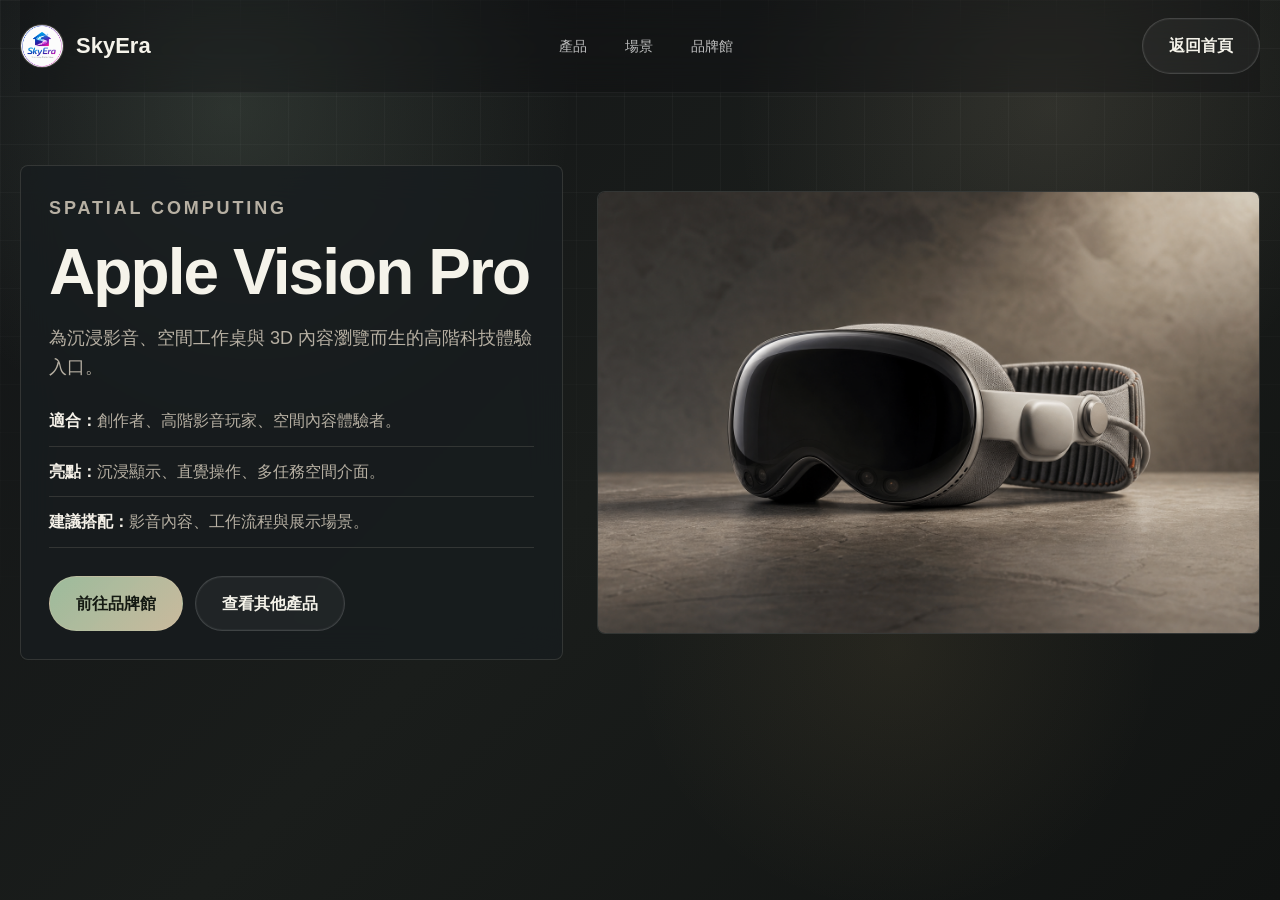
<file: products/vision-pro.html>
<!DOCTYPE html>
<html lang="zh-Hant">
<head>
  <meta charset="UTF-8" />
  <meta name="viewport" content="width=device-width, initial-scale=1" />
  <title>Apple Vision Pro | SkyEra</title>
  <link rel="stylesheet" href="../assets/css/style.css" />
</head>
<body>
  <div class="bg-hero" aria-hidden="true"></div>
  <header class="site-header">
    <a class="logo" href="../index.html#home" aria-label="SkyEra"><img class="logo-icon" src="../assets/images/logo/skyerashop-logo.png" alt="SkyEra logo" /><span class="logo-wordmark">SkyEra</span></a>
    <nav><a href="../index.html#featured">產品</a><a href="../index.html#scenes">場景</a><a href="../index.html#store">品牌館</a></nav>
    <div class="lang-switch"><a class="btn btn-outline" href="../index.html">返回首頁</a></div>
  </header>
  <main class="detail-main">
    <section class="detail-hero">
      <div class="detail-panel">
        <p class="eyebrow">Spatial Computing</p>
        <h1>Apple Vision Pro</h1>
        <p>為沉浸影音、空間工作桌與 3D 內容瀏覽而生的高階科技體驗入口。</p>
        <ul class="detail-list">
          <li><strong>適合：</strong>創作者、高階影音玩家、空間內容體驗者。</li>
          <li><strong>亮點：</strong>沉浸顯示、直覺操作、多任務空間介面。</li>
          <li><strong>建議搭配：</strong>影音內容、工作流程與展示場景。</li>
        </ul>
        <div class="detail-actions"><a class="btn" href="../store/index.html">前往品牌館</a><a class="btn btn-outline" href="../index.html#featured">查看其他產品</a></div>
      </div>
      <div class="detail-visual product-visual image-visual"><img src="../assets/images/products/vision-pro-hero.png" alt="Apple Vision Pro product visual" /></div>
    </section>
  </main>
</body>
</html>
</file>
<file: assets/css/style.css>
﻿* {
  box-sizing: border-box;
  margin: 0;
  padding: 0;
}

:root {
  --bg: #0f1214;
  --surface: rgba(23, 28, 30, 0.82);
  --panel: rgba(24, 29, 31, 0.82);
  --panel-strong: rgba(37, 42, 39, 0.96);
  --text: #f5f3ea;
  --muted: #b7b0a3;
  --line: rgba(196, 191, 176, 0.16);
  --accent: #9fbf9f;
  --accent-2: #d9c8a9;
  --accent-3: #e6c178;
  --danger: #cf8d7d;
  --accent-soft: #eef1e7;
  --shadow: 0 30px 80px rgba(0, 0, 0, 0.32);
  --shadow-soft: 0 18px 50px rgba(0, 0, 0, 0.22);
  --surface-glow: rgba(157, 181, 154, 0.14);
}

html {
  scroll-behavior: smooth;
}

body {
  min-height: 100%;
  background:
    radial-gradient(
      circle at 20% 20%,
      rgba(157, 181, 154, 0.14),
      transparent 18%
    ),
    radial-gradient(
      circle at 80% 10%,
      rgba(217, 200, 169, 0.1),
      transparent 22%
    ),
    linear-gradient(135deg, #0f1214 0%, #151a1d 48%, #0c1012 100%);
  color: var(--text);
  font-family:
    -apple-system, BlinkMacSystemFont, "Segoe UI", Roboto, "Noto Sans TC",
    sans-serif;
  line-height: 1.6;
  overflow-x: hidden;
}

a {
  color: inherit;
  text-decoration: none;
}

.bg-hero {
  position: fixed;
  inset: 0;
  z-index: -2;
  background:
    radial-gradient(
      circle at 18% 12%,
      rgba(157, 181, 154, 0.18),
      transparent 26%
    ),
    radial-gradient(
      circle at 82% 12%,
      rgba(217, 200, 169, 0.12),
      transparent 24%
    ),
    radial-gradient(
      circle at 70% 72%,
      rgba(232, 194, 122, 0.08),
      transparent 24%
    ),
    linear-gradient(135deg, #121416 0%, #1a1d1b 50%, #111312 100%);
}

.bg-hero::after {
  content: "";
  position: absolute;
  inset: 0;
  background-image:
    linear-gradient(rgba(255, 255, 255, 0.04) 1px, transparent 1px),
    linear-gradient(90deg, rgba(255, 255, 255, 0.04) 1px, transparent 1px);
  background-size: 48px 48px;
  mask-image: linear-gradient(to bottom, rgba(0, 0, 0, 0.9), transparent 78%);
}

.site-header {
  position: sticky;
  top: 0;
  z-index: 30;
  display: grid;
  grid-template-columns: auto 1fr auto;
  align-items: center;
  gap: 24px;
  width: min(1240px, calc(100% - 40px));
  margin: 0 auto;
  padding: 18px 0;
  transition:
    0.25s ease,
    background 0.25s ease;
  background: rgba(10, 12, 14, 0.3);
  border-bottom: 1px solid rgba(255, 255, 255, 0.05);
  backdrop-filter: blur(20px);
}

.site-header.is-scrolled {
  margin-top: 8px;
  padding: 14px 20px;
  border: 1px solid rgba(255, 255, 255, 0.1);
  border-radius: 20px;
  background: rgba(10, 12, 14, 0.9);
  box-shadow: var(--shadow);
}

.logo {
  display: inline-flex;
  align-items: center;
  gap: 12px;
  min-width: 0;
  max-width: 220px;
}

.logo-icon {
  display: block;
  width: 44px;
  height: 44px;
  border-radius: 999px;
  object-fit: cover;
  object-position: center;
  border: 1px solid rgba(217, 200, 169, 0.18);
  background: rgba(255, 255, 255, 0.04);
}

.logo-wordmark {
  color: var(--text);
  font-size: 22px;
  font-weight: 800;
  line-height: 1;
  letter-spacing: 0;
}

nav {
  display: flex;
  justify-content: center;
  gap: 6px;
}

nav a {
  border-radius: 999px;
  color: rgba(255, 255, 255, 0.72);
  font-size: 14px;
  padding: 10px 16px;
  transition:
    0.2s ease,
    color 0.2s ease;
}

nav a:hover,
nav a.is-active {
  background: rgba(159, 191, 159, 0.16);
  color: #f8f3e9;
}

.lang-switch {
  display: flex;
  justify-content: flex-end;
  gap: 8px;
}

.lang-switch button,
.mobile-menu-btn {
  border: 1px solid rgba(255, 255, 255, 0.1);
  background: rgba(255, 255, 255, 0.05);
  color: var(--text);
  cursor: pointer;
}

.lang-switch button {
  min-width: 42px;
  height: 38px;
  border-radius: 999px;
  font-size: 12px;
  transition:
    background 0.2s ease,
    border-color 0.2s ease;
}

.lang-switch button:hover {
  background: rgba(255, 255, 255, 0.08);
}

.lang-switch button.active {
  border-color: rgba(217, 200, 169, 0.34);
  background: rgba(157, 181, 154, 0.14);
  color: var(--accent-soft);
}

.mobile-menu-btn {
  display: none;
  width: 42px;
  height: 38px;
  border-radius: 10px;
  place-items: center;
}

.mobile-menu-btn span {
  display: block;
  width: 18px;
  height: 2px;
  margin: 3px auto;
  background: var(--text);
}

main {
  width: min(1240px, calc(100% - 40px));
  margin: 0 auto;
  padding-bottom: 36px;
}

section {
  scroll-margin-top: 104px;
}

.hero-section {
  display: grid;
  grid-template-columns: minmax(0, 1.05fr) minmax(420px, 0.95fr);
  align-items: start;
  gap: 54px;
  min-height: calc(100vh - 110px);
  padding: 72px 0 80px;
}

.hero-section-rich {
  align-items: start;
  padding-top: 86px;
}

.eyebrow {
  margin-bottom: 16px;
  color: var(--accent);
  font-size: 13px;
  font-weight: 700;
  letter-spacing: 0.16em;
  text-transform: uppercase;
}

h1,
h2,
h3 {
  line-height: 1.06;
  letter-spacing: -0.03em;
}

h1 {
  max-width: 680px;
  font-size: clamp(44px, 7vw, 82px);
}

h2 {
  font-size: clamp(28px, 3.6vw, 46px);
}

h3 {
  font-size: 20px;
}

.hero-subtitle,
.section-heading p,
.store-cta p,
.contact-strip p {
  color: var(--muted);
  font-size: 16px;
}

.hero-subtitle {
  max-width: 640px;
  margin-top: 20px;
  font-size: 18px;
}

.section-heading p {
  line-height: 1.75;
}

.hero-actions {
  display: flex;
  flex-wrap: wrap;
  gap: 14px;
  margin-top: 36px;
}

.btn {
  display: inline-flex;
  align-items: center;
  justify-content: center;
  min-height: 50px;
  border: 1px solid rgba(217, 200, 169, 0.3);
  border-radius: 999px;
  background: linear-gradient(
    135deg,
    rgba(159, 191, 159, 0.98),
    rgba(217, 200, 169, 0.92)
  );
  color: #141912;
  font-weight: 800;
  padding: 14px 26px;
  transition:
    transform 0.2s ease,
    box-shadow 0.2s ease,
    filter 0.2s ease;
}

.btn:hover {
  transform: translateY(-2px);
  box-shadow: 0 22px 45px rgba(217, 200, 169, 0.2);
  filter: saturate(1.05);
}

.btn-outline {
  border-color: rgba(255, 255, 255, 0.14);
  background: rgba(255, 255, 255, 0.04);
  color: var(--text);
  box-shadow: inset 0 0 0 1px rgba(255, 255, 255, 0.04);
}

.btn-outline:hover {
  background: rgba(255, 255, 255, 0.08);
}

.hero-metrics {
  display: grid;
  grid-template-columns: repeat(3, minmax(0, 1fr));
  gap: 16px;
  max-width: 620px;
  margin-top: 40px;
}

.hero-metrics div,
.showcase-card,
.product-card,
.scene-card,
.content-card,
.trust-band,
.store-cta,
.contact-strip {
  border: 1px solid rgba(255, 255, 255, 0.08);
  background: rgba(16, 20, 23, 0.76);
  backdrop-filter: blur(20px);
}

.hero-metrics div {
  border-radius: 20px;
  padding: 20px;
  border: 1px solid rgba(255, 255, 255, 0.08);
  background: rgba(26, 32, 34, 0.9);
}

.hero-metrics strong {
  display: block;
  font-size: 28px;
  color: #f8fcff;
}

.hero-metrics span {
  color: var(--muted);
  font-size: 13px;
}

.feature-stage {
  display: grid;
  grid-template-columns: 1.15fr 0.85fr;
  gap: 24px;
}

.feature-panel {
  position: relative;
  min-height: 280px;
  overflow: hidden;
  border: 1px solid rgba(255, 255, 255, 0.1);
  border-radius: 32px;
  background: rgba(14, 18, 21, 0.82);
  box-shadow: 0 24px 70px rgba(0, 0, 0, 0.28);
}

.feature-panel-large {
  grid-row: span 2;
  min-height: 440px;
}

.feature-panel::after {
  content: "";
  position: absolute;
  inset: auto 0 0;
  height: 62%;
  background: linear-gradient(
    180deg,
    rgba(12, 16, 19, 0),
    rgba(12, 16, 19, 0.96)
  );
}

.feature-panel img {
  display: block;
  width: 100%;
  height: 100%;
  object-fit: cover;
  transition: transform 0.5s ease;
}

.feature-panel:hover img {
  transform: scale(1.03);
}

.feature-panel-copy {
  position: absolute;
  right: 20px;
  bottom: 20px;
  left: 20px;
  z-index: 1;
}

.feature-kicker {
  display: inline-flex;
  margin-bottom: 14px;
  border: 1px solid rgba(255, 255, 255, 0.18);
  border-radius: 999px;
  background: rgba(28, 31, 30, 0.82);
  color: #f5f1e8;
  font-size: 12px;
  font-weight: 700;
  padding: 8px 12px;
}

.feature-panel strong {
  display: block;
  font-size: 21px;
  line-height: 1.15;
}

.feature-panel p {
  margin-top: 8px;
  color: rgba(245, 241, 232, 0.72);
  font-size: 14px;
}

.showcase {
  display: grid;
  grid-template-columns: 1fr 1fr;
  grid-auto-rows: 190px;
  gap: 16px;
  transform: perspective(1000px) rotateY(-4deg);
}

.showcase-card {
  position: relative;
  display: flex;
  min-height: 0;
  flex-direction: column;
  justify-content: flex-end;
  overflow: hidden;
  border-radius: 22px;
  padding: 20px;
  box-shadow: var(--shadow);
}

.showcase-card::before,
.product-visual::before {
  content: "";
  position: absolute;
  inset: 22px;
  border: 2px solid rgba(255, 255, 255, 0.22);
  border-radius: 999px;
}

.showcase-card::after,
.product-visual::after {
  content: "";
  position: absolute;
  border-radius: 999px;
  background: rgba(255, 255, 255, 0.82);
  filter: blur(1px);
}

.showcase-card span,
.showcase-card strong {
  position: relative;
  z-index: 1;
}

.showcase-card span {
  color: var(--muted);
  font-size: 13px;
}

.showcase-card strong {
  font-size: 24px;
}

.headset {
  min-height: 244px;
  grid-row: span 2;
  background: linear-gradient(
    145deg,
    rgba(61, 214, 198, 0.24),
    rgba(124, 92, 255, 0.18)
  );
}

.headset::after {
  width: 110px;
  height: 58px;
  top: 56px;
  left: 50%;
  transform: translateX(-50%);
}

.drone {
  background: linear-gradient(
    145deg,
    rgba(255, 184, 77, 0.23),
    rgba(255, 107, 138, 0.12)
  );
}

.drone::after {
  width: 142px;
  height: 12px;
  top: 72px;
  left: 38px;
}

.clean {
  background: linear-gradient(
    145deg,
    rgba(255, 255, 255, 0.12),
    rgba(61, 214, 198, 0.16)
  );
}

.clean::after {
  width: 96px;
  height: 96px;
  top: 40px;
  left: 50%;
  transform: translateX(-50%);
}

.game {
  grid-column: span 2;
  background: linear-gradient(
    145deg,
    rgba(124, 92, 255, 0.22),
    rgba(61, 214, 198, 0.16)
  );
}

.game::after {
  width: 170px;
  height: 76px;
  top: 48px;
  right: 36px;
}

.section-block {
  padding: 96px 0;
}

.section-heading {
  display: grid;
  grid-template-columns: 0.9fr 1.1fr;
  gap: 28px;
  align-items: end;
  margin-bottom: 28px;
}

.section-heading p:not(.eyebrow) {
  max-width: 660px;
}

.product-grid {
  display: grid;
  grid-template-columns: repeat(auto-fit, minmax(280px, 1fr));
  gap: 22px;
}

.product-grid-tight {
  align-items: stretch;
}

.product-card {
  position: relative;
  display: flex;
  min-height: 500px;
  flex-direction: column;
  overflow: hidden;
  border-radius: 28px;
  border: 1px solid rgba(255, 255, 255, 0.08);
  transition:
    transform 0.25s ease,
    box-shadow 0.25s ease,
    background 0.25s ease;
  background: rgba(18, 23, 27, 0.94);
  backdrop-filter: blur(16px);
}

.product-card::before {
  content: "";
  position: absolute;
  inset: 0;
  background: linear-gradient(
    180deg,
    rgba(255, 255, 255, 0.02),
    transparent 38%
  );
  pointer-events: none;
}

.product-card:hover {
  transform: translateY(-10px);
  border-color: rgba(159, 191, 159, 0.34);
  background: rgba(20, 27, 32, 0.98);
  box-shadow: 0 34px 80px rgba(0, 0, 0, 0.3);
}

.product-card-wide {
  grid-column: span 2;
}

.product-visual {
  position: relative;
  min-height: 280px;
  overflow: hidden;
  border-bottom: 1px solid rgba(255, 255, 255, 0.08);
}

.image-visual {
  display: grid;
  place-items: center;
  background: linear-gradient(
    180deg,
    rgba(255, 255, 255, 0.05),
    rgba(255, 255, 255, 0.02)
  );
}

.image-visual::before,
.image-visual::after {
  content: none;
}

.image-visual img {
  display: block;
  width: 100%;
  height: 100%;
  min-height: inherit;
  object-fit: cover;
}

.product-photo-wrap {
  background:
    radial-gradient(
      circle at top right,
      rgba(157, 181, 154, 0.12),
      transparent 34%
    ),
    radial-gradient(
      circle at bottom left,
      rgba(217, 200, 169, 0.08),
      transparent 28%
    ),
    linear-gradient(
      180deg,
      rgba(255, 255, 255, 0.05),
      rgba(255, 255, 255, 0.015)
    );
}

.product-photo-pad img {
  padding: 18px;
  object-fit: contain;
}

.visual-vr {
  background: linear-gradient(
    145deg,
    rgba(61, 214, 198, 0.3),
    rgba(124, 92, 255, 0.15)
  );
}

.visual-vr::after {
  width: 132px;
  height: 66px;
  top: 58px;
  left: calc(50% - 66px);
}

.visual-clean {
  background: linear-gradient(
    145deg,
    rgba(245, 247, 250, 0.18),
    rgba(61, 214, 198, 0.16)
  );
}

.visual-clean::after {
  width: 118px;
  height: 118px;
  top: 38px;
  left: calc(50% - 59px);
}

.visual-glasses {
  background: linear-gradient(
    145deg,
    rgba(124, 92, 255, 0.24),
    rgba(61, 214, 198, 0.12)
  );
}

.visual-glasses::after {
  width: 154px;
  height: 34px;
  top: 72px;
  left: calc(50% - 77px);
  background: transparent;
  border: 8px solid rgba(255, 255, 255, 0.78);
}

.visual-game {
  background: linear-gradient(
    145deg,
    rgba(255, 184, 77, 0.22),
    rgba(124, 92, 255, 0.18)
  );
}

.visual-game::after {
  width: 148px;
  height: 72px;
  top: 58px;
  left: calc(50% - 74px);
}

.visual-drone {
  background: linear-gradient(
    145deg,
    rgba(255, 184, 77, 0.24),
    rgba(61, 214, 198, 0.16)
  );
}

.visual-drone::after {
  width: 210px;
  height: 14px;
  top: 82px;
  left: calc(50% - 105px);
}

.product-content {
  display: flex;
  flex: 1;
  flex-direction: column;
  gap: 14px;
  padding: 24px;
}

.product-meta-row {
  display: flex;
  align-items: center;
  justify-content: space-between;
  gap: 12px;
}

.product-status {
  color: #dbc391;
  font-size: 12px;
  font-weight: 700;
}

.product-spec {
  color: #f1eadf;
  font-size: 13px;
  font-weight: 700;
}

.product-content p,
.scene-card p,
.content-card p,
.trust-list span {
  color: var(--muted);
  font-size: 14px;
}

.tag {
  width: fit-content;
  border: 1px solid rgba(157, 181, 154, 0.28);
  border-radius: 999px;
  background: rgba(157, 181, 154, 0.12);
  color: #edf1e7;
  font-size: 12px;
  font-weight: 700;
  padding: 5px 10px;
}

.product-actions {
  display: flex;
  align-items: center;
  justify-content: space-between;
  gap: 12px;
  margin-top: auto;
  padding-top: 8px;
  border-top: 1px solid rgba(255, 255, 255, 0.08);
}

.text-link,
.buy-link {
  font-size: 14px;
  font-weight: 800;
}

.text-link {
  color: var(--muted);
}

.buy-link {
  color: #d8c49e;
}

.scene-grid,
.content-grid {
  display: grid;
  grid-template-columns: repeat(auto-fit, minmax(260px, 1fr));
  gap: 18px;
}

.scene-card,
.content-card {
  min-height: 220px;
  border-radius: 24px;
  padding: 26px;
  background: linear-gradient(
    180deg,
    rgba(255, 255, 255, 0.04),
    rgba(255, 255, 255, 0.01)
  );
}

.content-link-card {
  display: flex;
  flex-direction: column;
  gap: 0;
  transition:
    transform 0.2s ease,
    background 0.2s ease,
    border-color 0.2s ease;
}

.content-link-card:hover {
  transform: translateY(-6px);
  border-color: rgba(217, 200, 169, 0.24);
  background: rgba(20, 25, 29, 0.92);
}

.scene-card span,
.content-card span {
  display: inline-flex;
  margin-bottom: 34px;
  color: #e1c58c;
  font-weight: 800;
}

.scene-card h3,
.content-card h3 {
  margin-bottom: 12px;
  font-size: 18px;
}

.content-link-label {
  margin-top: auto;
  color: #d8c49e;
  font-size: 13px;
  font-weight: 800;
}

.trust-band,
.store-cta,
.contact-strip {
  border-radius: 28px;
  margin: 48px 0;
  padding: 38px;
}

.trust-band {
  display: grid;
  grid-template-columns: 0.9fr 1.1fr;
  gap: 28px;
  align-items: center;
  background: linear-gradient(
    160deg,
    rgba(157, 181, 154, 0.14),
    rgba(217, 200, 169, 0.08)
  );
}

.trust-list {
  display: grid;
  gap: 12px;
}

.trust-list div {
  display: grid;
  grid-template-columns: 130px 1fr;
  gap: 12px;
  align-items: baseline;
  border-bottom: 1px solid var(--line);
  padding-bottom: 12px;
}

.trust-list strong {
  color: #f5f1e8;
}

.store-cta {
  display: flex;
  align-items: center;
  justify-content: space-between;
  gap: 24px;
  background: linear-gradient(
    135deg,
    rgba(217, 200, 169, 0.16),
    rgba(24, 28, 31, 0.95)
  );
  border: 1px solid rgba(255, 255, 255, 0.08);
}

.store-cta h2,
.contact-strip h2 {
  margin-bottom: 10px;
}

.contact-strip {
  margin-bottom: 70px;
}

footer {
  display: flex;
  justify-content: center;
  gap: 18px;
  width: min(1180px, calc(100% - 32px));
  margin: 0 auto;
  border-top: 1px solid rgba(255, 255, 255, 0.08);
  color: var(--muted);
  font-size: 13px;
  padding: 30px 0 46px;
}

.detail-main {
  padding: 60px 0 90px;
}

.detail-hero {
  display: grid;
  grid-template-columns: minmax(0, 0.9fr) minmax(320px, 1.1fr);
  gap: 34px;
  align-items: center;
  min-height: 520px;
}

.detail-panel {
  border: 1px solid var(--line);
  border-radius: 8px;
  background: var(--panel);
  padding: 28px;
  backdrop-filter: blur(18px);
}

.detail-panel h1 {
  margin-bottom: 18px;
  font-size: clamp(38px, 5vw, 72px);
}

.detail-panel p {
  color: var(--muted);
  font-size: 18px;
}

.detail-actions {
  display: flex;
  flex-wrap: wrap;
  gap: 12px;
  margin-top: 28px;
}

.detail-list {
  display: grid;
  gap: 12px;
  margin-top: 26px;
  list-style: none;
}

.detail-list li {
  border-bottom: 1px solid var(--line);
  color: var(--muted);
  padding-bottom: 12px;
}

.detail-list strong {
  color: #f5f1e8;
}

.detail-visual {
  min-height: 420px;
  border: 1px solid var(--line);
  border-radius: 8px;
  background: var(--panel);
  backdrop-filter: blur(18px);
}

@media (max-width: 980px) {
  .site-header {
    grid-template-columns: auto auto auto;
  }

  .mobile-menu-btn {
    display: block;
    order: 3;
  }

  nav {
    position: absolute;
    top: calc(100% + 8px);
    right: 0;
    left: 0;
    display: none;
    flex-direction: column;
    border: 1px solid var(--line);
    border-radius: 16px;
    background: rgba(7, 19, 31, 0.96);
    padding: 10px;
    backdrop-filter: blur(18px);
  }

  nav.open {
    display: flex;
  }

  nav a {
    padding: 12px 14px;
  }

  .lang-switch {
    margin-left: auto;
  }

  .hero-section,
  .section-heading,
  .trust-band,
  .detail-hero {
    grid-template-columns: 1fr;
  }

  .hero-section {
    min-height: auto;
    padding-top: 36px;
  }

  .showcase {
    transform: none;
  }

  .feature-stage {
    grid-template-columns: repeat(2, minmax(0, 1fr));
  }

  .product-grid,
  .scene-grid,
  .content-grid {
    grid-template-columns: repeat(2, minmax(0, 1fr));
  }
}

@media (max-width: 640px) {
  .site-header,
  main,
  footer {
    width: min(100% - 24px, 1180px);
  }

  .logo {
    min-width: 0;
    max-width: 156px;
  }

  .logo-icon {
    width: 38px;
    height: 38px;
  }

  .logo-wordmark {
    font-size: 19px;
  }

  h1 {
    font-size: 38px;
  }

  .hero-metrics,
  .showcase,
  .feature-stage,
  .product-grid,
  .scene-grid,
  .content-grid {
    grid-template-columns: 1fr;
  }

  .showcase {
    grid-auto-rows: 160px;
  }

  .feature-panel-large {
    min-height: 340px;
  }

  .headset,
  .game,
  .product-card-wide {
    grid-row: auto;
    grid-column: auto;
  }

  .product-card {
    min-height: 0;
  }

  .store-cta {
    align-items: stretch;
    flex-direction: column;
  }

  .trust-list div {
    grid-template-columns: 1fr;
  }

  footer {
    flex-direction: column;
    text-align: center;
  }
}

/* New visual refinement */
.hero-copy {
  position: relative;
  max-width: 700px;
  z-index: 1;
}

.hero-copy::before {
  content: "";
  position: absolute;
  top: -40px;
  right: -24px;
  width: 260px;
  height: 260px;
  border-radius: 50%;
  background: radial-gradient(
    circle,
    rgba(159, 191, 159, 0.18),
    transparent 50%
  );
  pointer-events: none;
  filter: blur(2px);
}

.hero-copy::after {
  content: "";
  position: absolute;
  bottom: -36px;
  left: -18px;
  width: 280px;
  height: 200px;
  border-radius: 50%;
  background: radial-gradient(
    circle,
    rgba(232, 194, 122, 0.12),
    transparent 48%
  );
  pointer-events: none;
}

.hero-section .feature-stage {
  transform: none;
}

.hero-section .feature-panel {
  min-height: 300px;
}

.hero-section .feature-panel-large {
  min-height: 520px;
}

.feature-panel strong {
  font-size: 26px;
}

.feature-panel p {
  font-size: 15px;
}

.product-meta-row {
  gap: 14px;
}

.product-status {
  color: rgba(224, 187, 124, 0.92);
}

.product-spec {
  color: rgba(245, 241, 232, 0.85);
  letter-spacing: 0.04em;
}

.product-actions {
  margin-top: auto;
}

.text-link,
.buy-link {
  transition: color 0.2s ease;
}

.text-link:hover {
  color: #fff;
}

.buy-link {
  color: #e4c77f;
}

.buy-link:hover {
  color: #fff;
}

.scene-card,
.content-card {
  border: 1px solid rgba(255, 255, 255, 0.08);
}

.scene-card span,
.content-card span {
  color: rgba(224, 187, 124, 0.9);
}

.store-cta {
  padding: 42px 48px;
  border: 1px solid rgba(255, 255, 255, 0.08);
  background: linear-gradient(
    135deg,
    rgba(217, 200, 169, 0.12),
    rgba(24, 28, 31, 0.95)
  );
}

.contact-strip {
  padding: 42px 48px;
  background: linear-gradient(
    135deg,
    rgba(157, 181, 154, 0.08),
    rgba(24, 28, 31, 0.88)
  );
}

footer {
  border-top: 1px solid rgba(255, 255, 255, 0.08);
}
</file>
